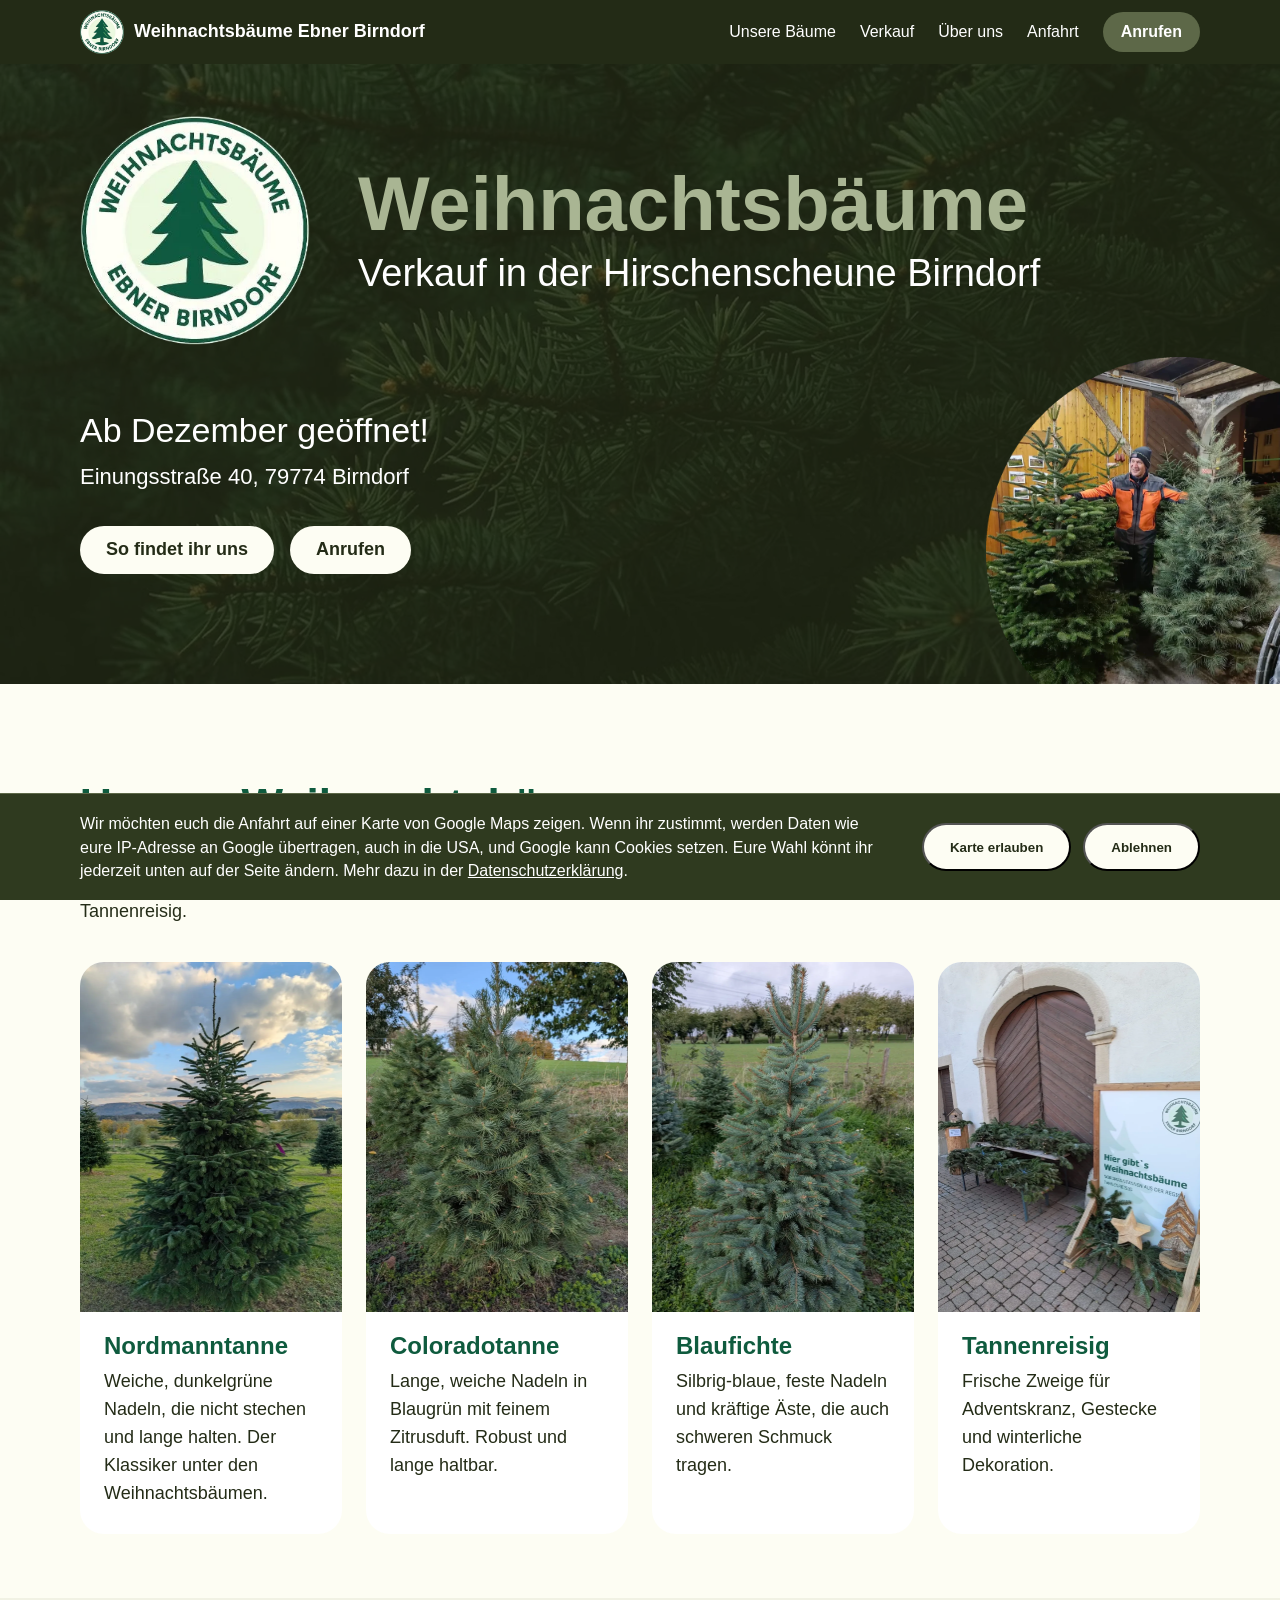
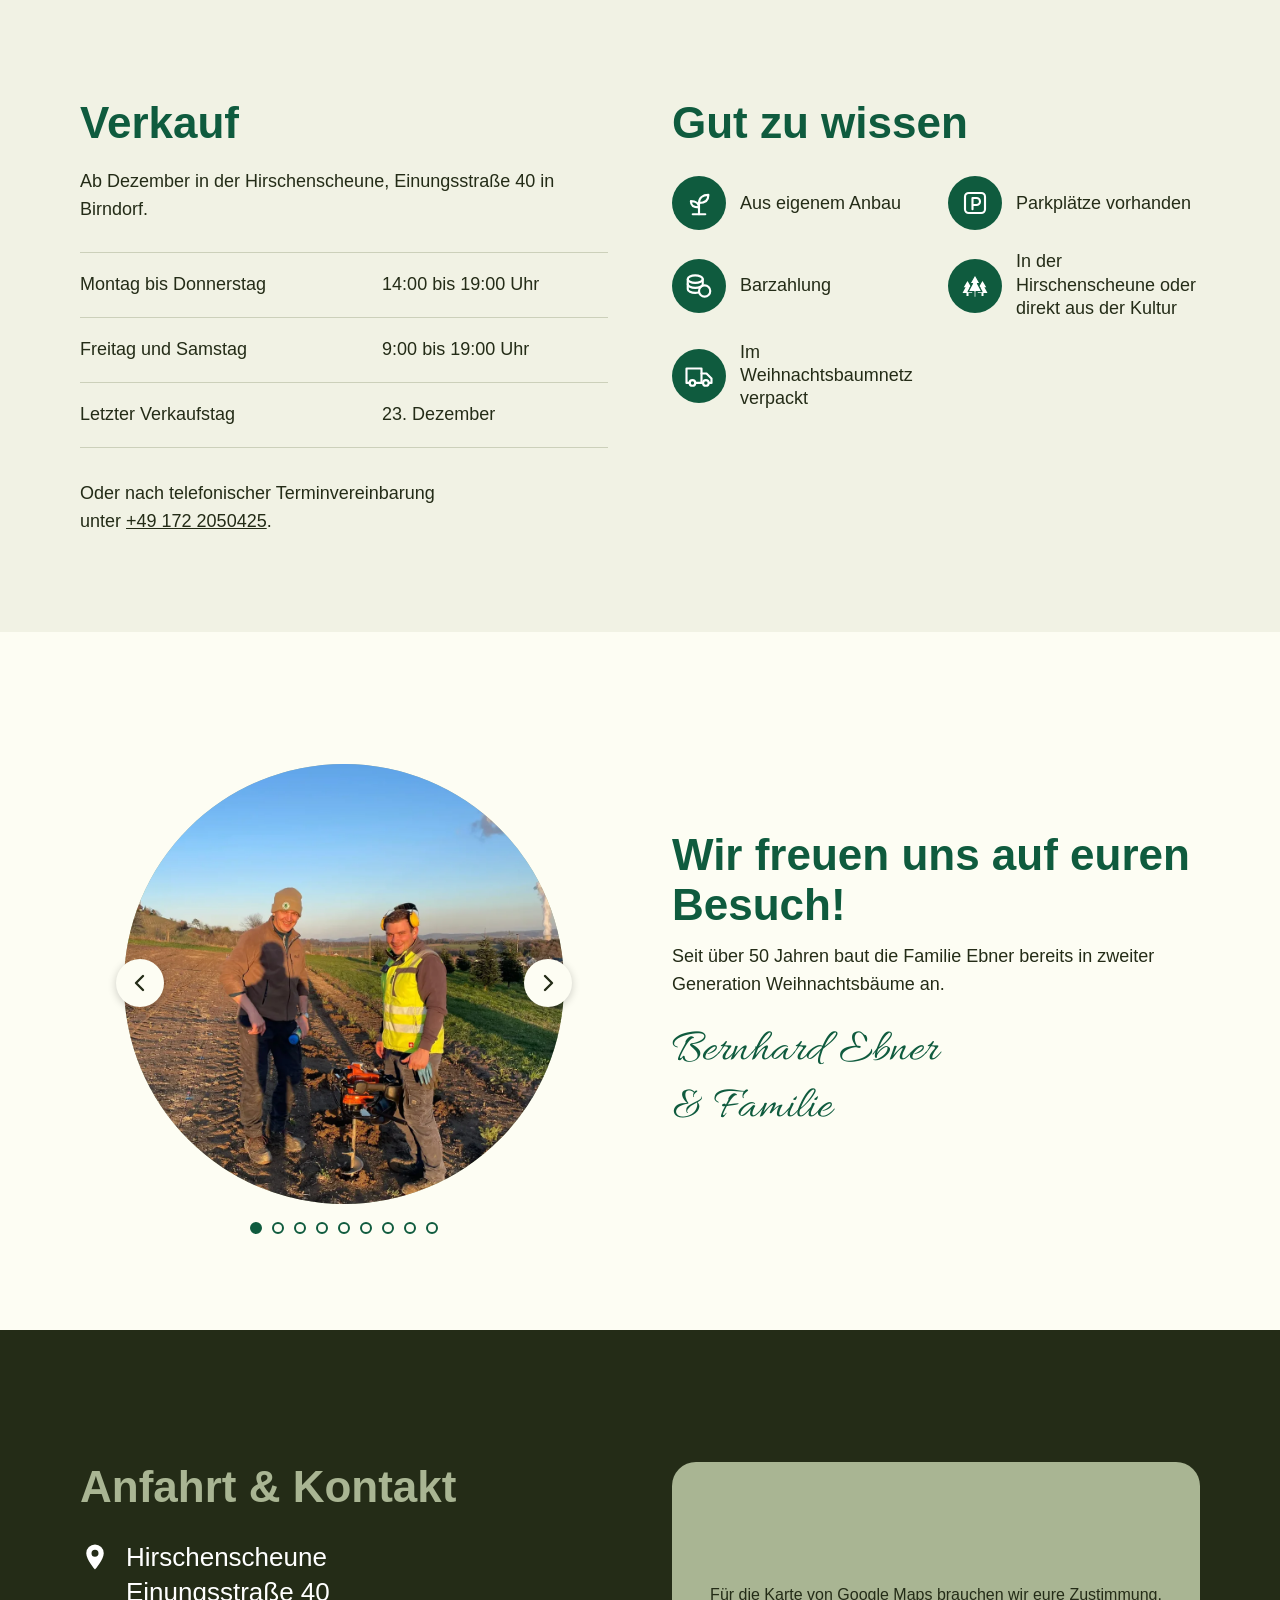
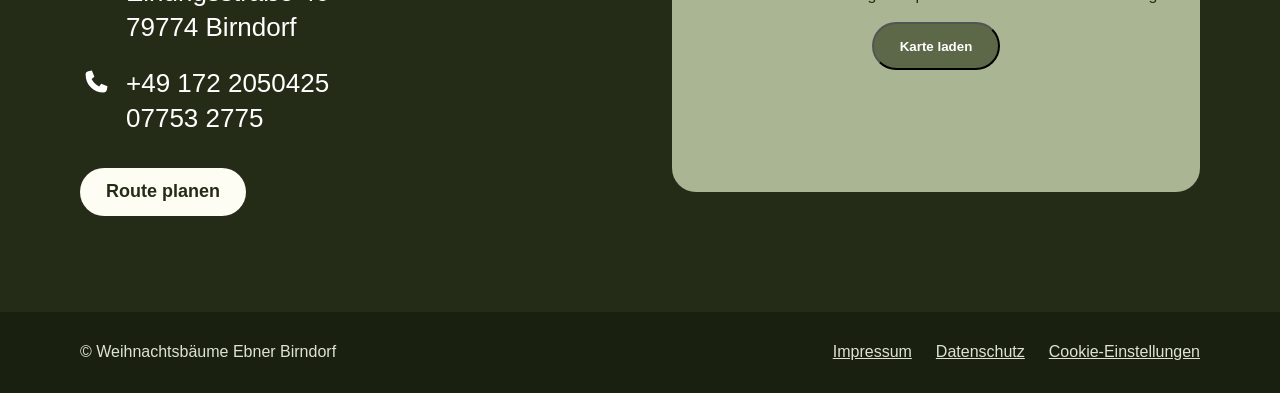
<file: index.html>
<!doctype html>
<html lang="de">
<head>
  <meta charset="utf-8">
  <meta name="viewport" content="width=device-width, initial-scale=1">
  <title>Christbäume &amp; Weihnachtsbäume in Birndorf | Ebner</title>
  <meta name="description" content="Weihnachtsbäume aus eigenem Anbau: Nordmanntannen, Coloradotannen, Blaufichten und Tannenreisig. Verkauf ab Dezember in der Hirschenscheune Birndorf.">
  <link rel="canonical" href="https://ebner-birndorf.de/">
  <meta property="og:type" content="website">
  <meta property="og:locale" content="de_DE">
  <meta property="og:site_name" content="Weihnachtsbäume Ebner Birndorf">
  <meta property="og:title" content="Christbäume &amp; Weihnachtsbäume in Birndorf | Ebner">
  <meta property="og:description" content="Weihnachtsbäume aus eigenem Anbau, Verkauf in der Hirschenscheune Birndorf.">
  <meta property="og:url" content="https://ebner-birndorf.de/">
  <meta property="og:image" content="https://ebner-birndorf.de/assets/logo-aus-flyer.png">
  <meta name="theme-color" content="#242c17">
  <link rel="icon" href="assets/logo-aus-flyer.png">
  <link rel="stylesheet" href="style.css">
  <script type="application/ld+json">
  {
    "@context": "https://schema.org",
    "@type": "Store",
    "name": "Weihnachtsbäume Ebner Birndorf",
    "alternateName": "Christbäume Ebner Birndorf",
    "description": "Verkauf von Weihnachtsbäumen aus eigenem Anbau in der Hirschenscheune Birndorf: Nordmanntannen, Coloradotannen, Blaufichten und Tannenreisig.",
    "url": "https://ebner-birndorf.de/",
    "logo": "https://ebner-birndorf.de/assets/logo-aus-flyer.png",
    "image": "https://ebner-birndorf.de/assets/baum-nordmanntanne.webp",
    "telephone": "+491722050425",
    "paymentAccepted": "Cash",
    "address": {
      "@type": "PostalAddress",
      "streetAddress": "Einungsstraße 40",
      "postalCode": "79774",
      "addressLocality": "Albbruck-Birndorf",
      "addressRegion": "Baden-Württemberg",
      "addressCountry": "DE"
    },
    "areaServed": ["Birndorf", "Albbruck", "Landkreis Waldshut"],
    "openingHoursSpecification": [
      {
        "@type": "OpeningHoursSpecification",
        "dayOfWeek": ["Monday", "Tuesday", "Wednesday", "Thursday"],
        "opens": "14:00",
        "closes": "19:00",
        "validFrom": "2026-12-01",
        "validThrough": "2026-12-23"
      },
      {
        "@type": "OpeningHoursSpecification",
        "dayOfWeek": ["Friday", "Saturday"],
        "opens": "09:00",
        "closes": "19:00",
        "validFrom": "2026-12-01",
        "validThrough": "2026-12-23"
      }
    ]
  }
  </script>
</head>
<body>

<header class="kopf">
  <div class="inhalt">
    <a class="marke" href="#start">
      <img src="assets/logo-aus-flyer.png" alt="" width="44" height="44">
      <span>Weihnachtsbäume Ebner Birndorf</span>
    </a>
    <nav class="nav" aria-label="Hauptnavigation">
      <a href="#baeume">Unsere Bäume</a>
      <a href="#verkauf">Verkauf</a>
      <a href="#familie">Über uns</a>
      <a href="#anfahrt">Anfahrt</a>
    </nav>
    <a class="knopf klein" href="tel:+491722050425">Anrufen</a>
  </div>
</header>

<main>
  <section class="hero" id="start">
    <div class="inhalt">
      <div class="hero-kopf">
        <img class="hero-logo" src="assets/logo-aus-flyer.png" alt="Logo Weihnachtsbäume Ebner Birndorf" width="311" height="311">
        <div>
          <h1>Weihnachtsbäume <span class="hero-unterzeile">Verkauf in der Hirschenscheune Birndorf</span></h1>
        </div>
      </div>
      <div class="hero-text">
        <p class="hero-zeiten" id="hero-zeiten">Ab Dezember geöffnet!</p>
        <p class="hero-ort">Einungsstraße 40, 79774 Birndorf</p>
        <div class="hero-aktionen">
          <a class="knopf hell symbol-knopf" href="#anfahrt" aria-label="So findet ihr uns">
            <svg viewBox="0 0 24 24" aria-hidden="true"><path d="M12 2a7 7 0 0 0-7 7c0 5.2 7 13 7 13s7-7.800 7-13a7 7 0 0 0-7-7Zm0 9.800A2.800 2.800 0 1 1 12 6.200a2.800 2.800 0 0 1 0 5.600Z"/></svg>
            <span>So findet ihr uns</span>
          </a>
          <a class="knopf hell symbol-knopf" href="tel:+491722050425" aria-label="Anrufen">
            <svg viewBox="0 0 24 24" aria-hidden="true"><path d="M6.600 2.500 9.500 2l2 5-2.200 1.700a13 13 0 0 0 6 6L17 12.500l5 2-.5 2.900c-.2 1.300-1.300 2.100-2.600 2.100C10.700 19.500 4.500 13.300 4.500 5.100c0-1.300.8-2.400 2.100-2.600Z"/></svg>
            <span>Anrufen</span>
          </a>
        </div>
      </div>
    </div>
    <img class="hero-foto" src="assets/foto-kreis-familie.webp" alt="Bernhard Ebner zwischen einer Nordmanntanne und einer Coloradotanne in der Hirschenscheune Birndorf" width="735" height="816">
  </section>

  <section class="abschnitt" id="baeume">
    <div class="inhalt">
      <h2>Unsere Weihnachtsbäume</h2>
      <p class="einleitung">Unsere Weihnachtsbäume stammen aus nachhaltigem und heimischem Anbau. Bei uns findet ihr Nordmanntannen, Coloradotannen, Blaufichten, Korktannen sowie Tannenreisig.</p>
      <div class="raster vier">
        <article class="karte">
          <img class="bild" src="assets/baum-nordmanntanne.webp" alt="Nordmanntanne auf dem Feld in Birndorf" width="1053" height="1400" loading="lazy">
          <div class="karte-text">
            <h3>Nordmanntanne</h3>
            <p>Weiche, dunkelgrüne Nadeln, die nicht stechen und lange halten. Der Klassiker unter den Weihnachtsbäumen.</p>
          </div>
        </article>
        <article class="karte">
          <img class="bild" src="assets/baum-coloradotanne.webp" alt="Coloradotanne auf dem Feld in Birndorf" width="1053" height="1400" loading="lazy">
          <div class="karte-text">
            <h3>Coloradotanne</h3>
            <p>Lange, weiche Nadeln in Blaugrün mit feinem Zitrusduft. Robust und lange haltbar.</p>
          </div>
        </article>
        <article class="karte">
          <img class="bild" src="assets/baum-blautanne.webp" alt="Blaufichte auf dem Feld in Birndorf" width="1053" height="1400" loading="lazy">
          <div class="karte-text">
            <h3>Blaufichte</h3>
            <p>Silbrig-blaue, feste Nadeln und kräftige Äste, die auch schweren Schmuck tragen.</p>
          </div>
        </article>
        <article class="karte">
          <img class="bild" src="assets/baum-tannenreisig-scheune.webp" alt="Gebündeltes Tannenreisig auf Bierbänken vor dem Scheunentor der Hirschenscheune Birndorf" width="1050" height="1400" loading="lazy">
          <div class="karte-text">
            <h3>Tannenreisig</h3>
            <p>Frische Zweige für Adventskranz, Gestecke und winterliche Dekoration.</p>
          </div>
        </article>
      </div>
    </div>
  </section>

  <section class="abschnitt alt" id="verkauf">
    <div class="inhalt raster zwei">
      <div>
        <h2>Verkauf</h2>
        <p class="einleitung" id="verkauf-hinweis">Ab Dezember in der Hirschenscheune, Einungsstraße 40 in Birndorf.</p>
        <table class="zeiten">
          <caption hidden>Öffnungszeiten</caption>
          <tr><th scope="row">Montag bis Donnerstag</th><td>14:00 bis 19:00 Uhr</td></tr>
          <tr><th scope="row">Freitag und Samstag</th><td>9:00 bis 19:00 Uhr</td></tr>
          <tr><th scope="row">Letzter Verkaufstag</th><td>23. Dezember</td></tr>
        </table>
        <p class="hinweis">Oder nach telefonischer Terminvereinbarung<br class="nur-desktop"> unter <a class="nummer" href="tel:+491722050425">+49 172 2050425</a>.</p>
      </div>
      <div>
        <h2>Gut zu wissen</h2>
        <ul class="fakten">
          <li>
            <span class="pikto"><svg viewBox="0 0 24 24" aria-hidden="true"><path d="M12 21v-9"/><path d="M12 12c0-4 3-6.500 7.500-6.500 0 4.500-3 6.500-7.500 6.500Z"/><path d="M12 15.500c0-3-2.500-5-6.500-5 0 3.500 2.500 5 6.500 5Z"/><path d="M7 21h10"/></svg></span>
            Aus eigenem Anbau
          </li>
          <li>
            <span class="pikto"><svg viewBox="0 0 24 24" aria-hidden="true"><rect x="4" y="4" width="16" height="16" rx="3"/><path d="M10 17V8h3.200a2.800 2.800 0 0 1 0 5.600H10"/></svg></span>
            Parkplätze vorhanden
          </li>
          <li>
            <span class="pikto"><svg viewBox="0 0 24 24" aria-hidden="true"><ellipse cx="9" cy="6.500" rx="6" ry="3"/><path d="M3 6.500v4c0 1.660 2.690 3 6 3s6-1.340 6-3v-4"/><path d="M3 10.500v4c0 1.660 2.690 3 6 3 .9 0 1.760-.1 2.530-.28"/><circle cx="16.500" cy="16" r="4.500"/></svg></span>
            Barzahlung
          </li>
          <li>
            <span class="pikto"><svg class="gefuellt" viewBox="0 0 24 24" aria-hidden="true"><path d="M6 8 3 13h1.500L2 17.500h3.200V20h1.600v-2.500H10L7.500 13H9L6 8Z"/><path d="M18 8l-3 5h1.500L14 17.500h3.200V20h1.600v-2.500H22L19.500 13H21l-3-5Z"/><path class="vorn" d="M12 3 8 10h2l-3.500 6.500h4.700V21h1.600v-4.500h4.700L14 10h2L12 3Z"/></svg></span>
            In der Hirschenscheune oder direkt aus der Kultur
          </li>
          <li>
            <span class="pikto"><svg viewBox="0 0 24 24" aria-hidden="true"><path d="M4.500 17.500H2V6h12v11.500H9"/><path d="M14 10h4l4 4v3.500h-2"/><path d="M15 17.500h-1"/><circle cx="6.750" cy="17.500" r="2.250"/><circle cx="17.500" cy="17.500" r="2.250"/></svg></span>
            Im Weihnachtsbaumnetz verpackt
          </li>
        </ul>
      </div>
    </div>
  </section>

  <section class="abschnitt" id="familie">
    <div class="inhalt raster zwei">
      <div class="galerie" id="galerie" aria-roledescription="Bildergalerie" aria-label="Fotos aus Birndorf">
        <div class="galerie-fenster">
          <img class="aktiv" src="assets/galerie-0-pflanzung.webp" alt="Pflanzung junger Weihnachtsbäume auf dem Feld in Birndorf" width="1050" height="1400">
          <img src="assets/galerie-1-sonnenuntergang.webp" alt="Weihnachtsbaumkultur in Birndorf bei Sonnenuntergang" width="1400" height="1054" loading="lazy">
          <img src="assets/galerie-5-hof.webp" alt="Verschneite Weihnachtsbäume vor der Hirschenscheune in Birndorf" width="1400" height="1051" loading="lazy">
          <img src="assets/galerie-6-raureif.webp" alt="Weihnachtsbäume mit Raureif in der Kultur" width="1053" height="1400" loading="lazy">
          <img src="assets/galerie-7-nebel.webp" alt="Zwei Männer mit einer frisch geschlagenen Tanne vor einem Traktor im Nebel" width="1050" height="1400" loading="lazy">
          <img src="assets/galerie-8-schnee.webp" alt="Traktor mit Anhänger voller Weihnachtsbäume im Schnee" width="1400" height="1050" loading="lazy">
          <img src="assets/galerie-9-scheunentor.webp" alt="Zwei Männer mit einer Nordmanntanne im Scheunentor" width="1051" height="1400" loading="lazy">
          <img src="assets/galerie-10-sommer.webp" alt="Nordmanntannen im Sommer zwischen gelben Blumen in der Kultur" width="1050" height="1400" loading="lazy">
          <img src="assets/galerie-11-kugeln.webp" alt="Verschneite Tanne mit roten Weihnachtskugeln in der Kultur" width="1050" height="1400" loading="lazy">
        </div>
        <button class="galerie-pfeil zurueck" type="button" aria-label="Vorheriges Foto"><svg viewBox="0 0 24 24" aria-hidden="true"><path d="M15 5 8 12l7 7"/></svg></button>
        <button class="galerie-pfeil weiter" type="button" aria-label="Nächstes Foto"><svg viewBox="0 0 24 24" aria-hidden="true"><path d="m9 5 7 7-7 7"/></svg></button>
        <div class="galerie-punkte" role="group" aria-label="Foto auswählen"></div>
      </div>
      <div>
        <h2>Wir freuen uns auf euren Besuch!</h2>
        <p class="einleitung">Seit über 50 Jahren baut die Familie Ebner bereits in zweiter Generation Weihnachtsbäume an.</p>
        <p class="gruss">Bernhard Ebner<br>&amp; Familie</p>
      </div>
    </div>
  </section>

  <section class="abschnitt dunkel" id="anfahrt">
    <div class="inhalt raster zwei">
      <div>
        <h2>Anfahrt &amp; Kontakt</h2>
        <ul class="kontakt-liste">
          <li>
            <svg viewBox="0 0 24 24" aria-hidden="true"><path d="M12 2a7 7 0 0 0-7 7c0 5.2 7 13 7 13s7-7.800 7-13a7 7 0 0 0-7-7Zm0 9.800A2.800 2.800 0 1 1 12 6.200a2.800 2.800 0 0 1 0 5.600Z"/></svg>
            <span>Hirschenscheune<br>Einungsstraße 40<br>79774 Birndorf</span>
          </li>
          <li>
            <svg viewBox="0 0 24 24" aria-hidden="true"><path d="M6.600 2.500 9.500 2l2 5-2.200 1.700a13 13 0 0 0 6 6L17 12.500l5 2-.5 2.900c-.2 1.300-1.300 2.100-2.600 2.100C10.700 19.500 4.500 13.300 4.500 5.100c0-1.300.8-2.400 2.100-2.600Z"/></svg>
            <span><a href="tel:+491722050425">+49 172 2050425</a><br><a href="tel:+4977532775">07753 2775</a></span>
          </li>
        </ul>
        <div class="hero-aktionen">
          <a class="knopf hell" href="https://www.google.com/maps/search/?api=1&amp;query=Einungsstra%C3%9Fe+40,+79774+Albbruck-Birndorf" rel="noopener">Route planen</a>
        </div>
      </div>
      <div class="platzhalter karte-karte" id="karte">
        <div>
          <p>Für die Karte von Google Maps brauchen wir eure Zustimmung.</p>
          <button class="knopf" id="karte-laden" type="button">Karte laden</button>
        </div>
      </div>
    </div>
  </section>
</main>

<footer class="fuss">
  <div class="inhalt">
    <span>© Weihnachtsbäume Ebner Birndorf</span>
    <nav aria-label="Rechtliches">
      <a href="impressum.html">Impressum</a>
      <a href="datenschutz.html">Datenschutz</a>
      <button class="link-knopf" id="cookie-einstellungen" type="button">Cookie-Einstellungen</button>
    </nav>
  </div>
</footer>

<aside class="cookie-banner" id="cookie-banner" aria-label="Cookie-Einstellungen" hidden>
  <div class="inhalt">
    <p>Wir möchten euch die Anfahrt auf einer Karte von Google Maps zeigen. Wenn ihr zustimmt, werden Daten wie eure IP-Adresse an Google übertragen, auch in die USA, und Google kann Cookies setzen. Eure Wahl könnt ihr jederzeit unten auf der Seite ändern. Mehr dazu in der <a href="datenschutz.html">Datenschutzerklärung</a>.</p>
    <div class="cookie-aktionen">
      <button class="knopf hell" id="cookie-ja" type="button">Karte erlauben</button>
      <button class="knopf hell" id="cookie-nein" type="button">Ablehnen</button>
    </div>
  </div>
</aside>

<script src="saison.js" defer></script>
<script src="galerie.js" defer></script>
<script src="consent.js" defer></script>

</body>
</html>
</file>
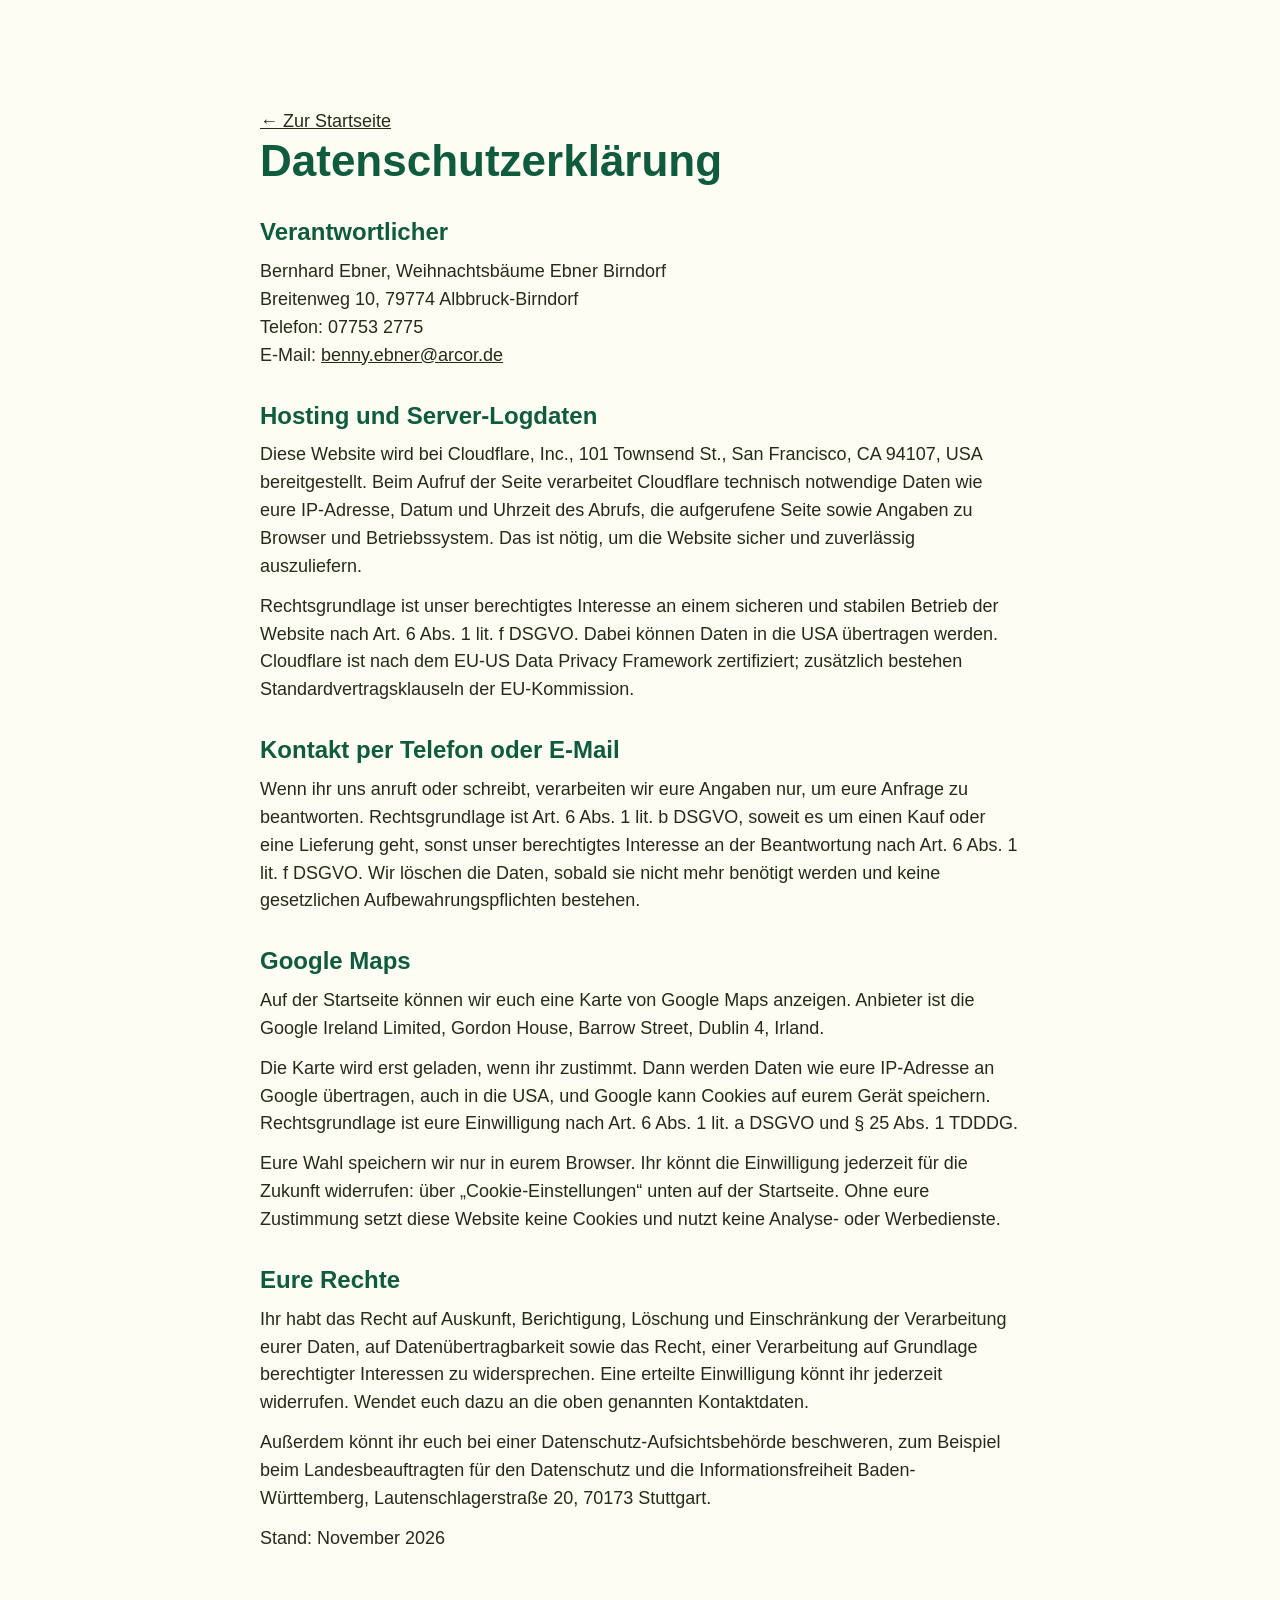
<file: datenschutz.html>
<!doctype html>
<html lang="de">
<head>
  <meta charset="utf-8">
  <meta name="viewport" content="width=device-width, initial-scale=1">
  <title>Datenschutz – Weihnachtsbäume Ebner</title>
  <meta name="robots" content="noindex">
  <link rel="icon" href="assets/logo-aus-flyer.png">
  <link rel="stylesheet" href="style.css">
</head>
<body>
<main class="abschnitt">
  <div class="inhalt rechtstext">
    <p><a href="index.html">← Zur Startseite</a></p>
    <h1>Datenschutzerklärung</h1>

    <h2>Verantwortlicher</h2>
    <p>Bernhard Ebner, Weihnachtsbäume Ebner Birndorf<br>
    Breitenweg 10, 79774 Albbruck-Birndorf<br>
    Telefon: 07753 2775<br>
    E-Mail: <a href="mailto:benny.ebner@arcor.de">benny.ebner@arcor.de</a></p>

    <h2>Hosting und Server-Logdaten</h2>
    <p>Diese Website wird bei Cloudflare, Inc., 101 Townsend St., San Francisco, CA 94107, USA bereitgestellt. Beim Aufruf der Seite verarbeitet Cloudflare technisch notwendige Daten wie eure IP-Adresse, Datum und Uhrzeit des Abrufs, die aufgerufene Seite sowie Angaben zu Browser und Betriebssystem. Das ist nötig, um die Website sicher und zuverlässig auszuliefern.</p>
    <p>Rechtsgrundlage ist unser berechtigtes Interesse an einem sicheren und stabilen Betrieb der Website nach Art. 6 Abs. 1 lit. f DSGVO. Dabei können Daten in die USA übertragen werden. Cloudflare ist nach dem EU-US Data Privacy Framework zertifiziert; zusätzlich bestehen Standardvertragsklauseln der EU-Kommission.</p>

    <h2>Kontakt per Telefon oder E-Mail</h2>
    <p>Wenn ihr uns anruft oder schreibt, verarbeiten wir eure Angaben nur, um eure Anfrage zu beantworten. Rechtsgrundlage ist Art. 6 Abs. 1 lit. b DSGVO, soweit es um einen Kauf oder eine Lieferung geht, sonst unser berechtigtes Interesse an der Beantwortung nach Art. 6 Abs. 1 lit. f DSGVO. Wir löschen die Daten, sobald sie nicht mehr benötigt werden und keine gesetzlichen Aufbewahrungspflichten bestehen.</p>

    <h2>Google Maps</h2>
    <p>Auf der Startseite können wir euch eine Karte von Google Maps anzeigen. Anbieter ist die Google Ireland Limited, Gordon House, Barrow Street, Dublin 4, Irland.</p>
    <p>Die Karte wird erst geladen, wenn ihr zustimmt. Dann werden Daten wie eure IP-Adresse an Google übertragen, auch in die USA, und Google kann Cookies auf eurem Gerät speichern. Rechtsgrundlage ist eure Einwilligung nach Art. 6 Abs. 1 lit. a DSGVO und § 25 Abs. 1 TDDDG.</p>
    <p>Eure Wahl speichern wir nur in eurem Browser. Ihr könnt die Einwilligung jederzeit für die Zukunft widerrufen: über „Cookie-Einstellungen“ unten auf der Startseite. Ohne eure Zustimmung setzt diese Website keine Cookies und nutzt keine Analyse- oder Werbedienste.</p>

    <h2>Eure Rechte</h2>
    <p>Ihr habt das Recht auf Auskunft, Berichtigung, Löschung und Einschränkung der Verarbeitung eurer Daten, auf Datenübertragbarkeit sowie das Recht, einer Verarbeitung auf Grundlage berechtigter Interessen zu widersprechen. Eine erteilte Einwilligung könnt ihr jederzeit widerrufen. Wendet euch dazu an die oben genannten Kontaktdaten.</p>
    <p>Außerdem könnt ihr euch bei einer Datenschutz-Aufsichtsbehörde beschweren, zum Beispiel beim Landesbeauftragten für den Datenschutz und die Informationsfreiheit Baden-Württemberg, Lautenschlagerstraße 20, 70173 Stuttgart.</p>

    <p>Stand: November 2026</p>
  </div>
</main>
</body>
</html>
</file>
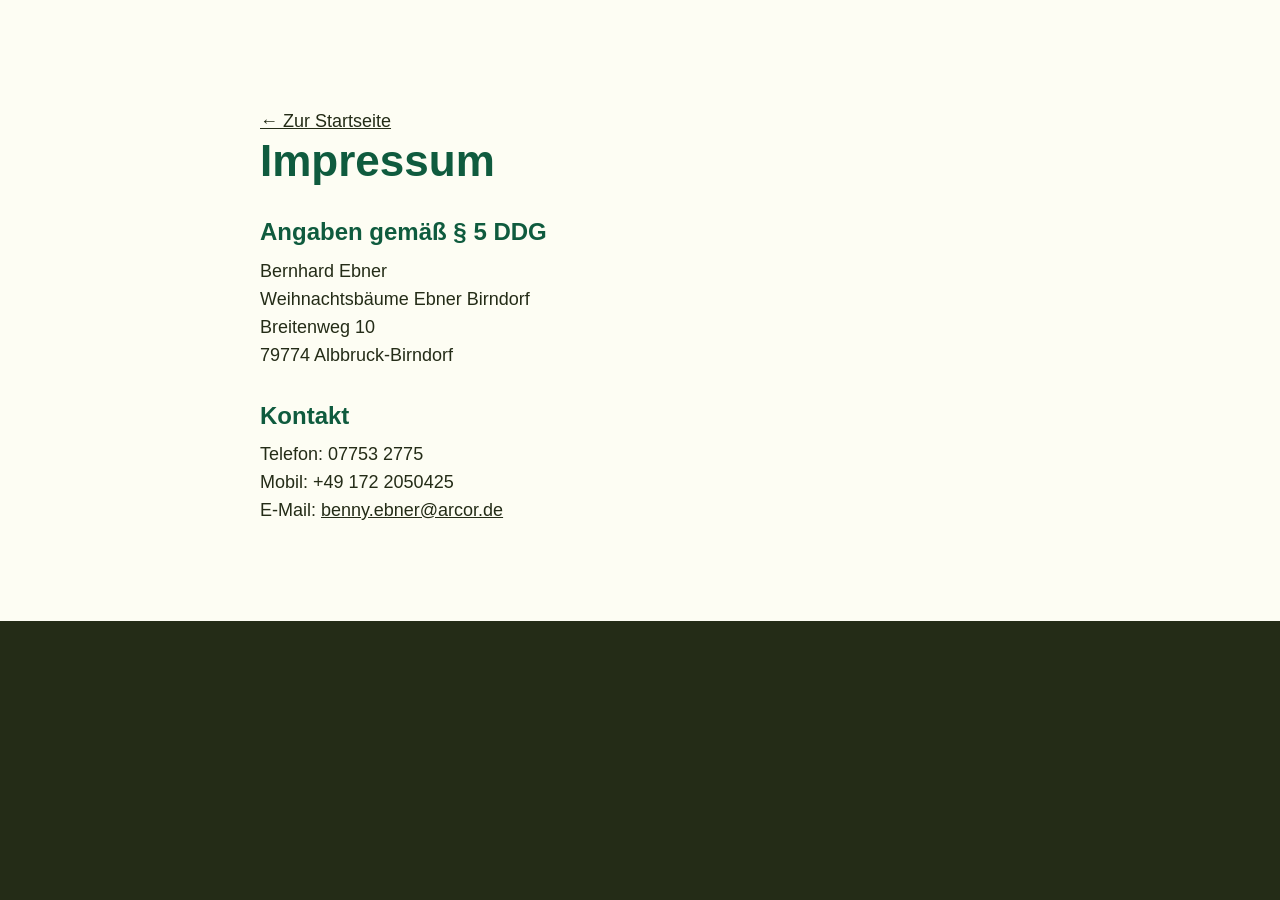
<file: impressum.html>
<!doctype html>
<html lang="de">
<head>
  <meta charset="utf-8">
  <meta name="viewport" content="width=device-width, initial-scale=1">
  <title>Impressum – Weihnachtsbäume Ebner</title>
  <meta name="robots" content="noindex">
  <link rel="icon" href="assets/logo-aus-flyer.png">
  <link rel="stylesheet" href="style.css">
</head>
<body>
<main class="abschnitt">
  <div class="inhalt rechtstext">
    <p><a href="index.html">← Zur Startseite</a></p>
    <h1>Impressum</h1>
    <h2>Angaben gemäß § 5 DDG</h2>
    <p>Bernhard Ebner<br>
    Weihnachtsbäume Ebner Birndorf<br>
    Breitenweg 10<br>
    79774 Albbruck-Birndorf</p>
    <h2>Kontakt</h2>
    <p>Telefon: 07753 2775<br>
    Mobil: +49 172 2050425<br>
    E-Mail: <a href="mailto:benny.ebner@arcor.de">benny.ebner@arcor.de</a></p>
  </div>
</main>
</body>
</html>
</file>
<file: style.css>
/* Schreibschrift für den Gruß (Allura, SIL Open Font License, lokal eingebunden). */
@font-face {
  font-family: "Allura";
  src: url("assets/fonts/allura-regular.woff2") format("woff2");
  font-weight: 400;
  font-style: normal;
  font-display: swap;
}

/* Farben und Grundwerte aus dem Flyer */
:root {
  --tanne-dunkel: #242c17;
  --tanne: #2f3a1f;
  --moos: #5d6848;
  --moos-hell: #a9b593;
  --logo-gruen: #0f5b3e;
  --creme: #fdfdf3;
  --creme-dunkel: #f1f2e4;
  --text: #242c17;
  --radius-pill: 999px;
  --breite: 1120px;
  --gutter: clamp(16px, 4vw, 40px);
}

* { box-sizing: border-box; }
html { scroll-behavior: smooth; scroll-padding-top: 76px; }
body {
  margin: 0;
  background: var(--tanne-dunkel);
  color: var(--text);
  font-family: Arial, "Liberation Sans", Helvetica, sans-serif;
  font-size: 18px;
  line-height: 1.55;
}
img { max-width: 100%; height: auto; display: block; }
h1, h2, h3, p { margin: 0; }
a { color: inherit; }
a:focus-visible { outline: 3px solid var(--moos-hell); outline-offset: 3px; }

.inhalt { width: min(100% - 2 * var(--gutter), var(--breite)); margin-inline: auto; }

/* Kopfzeile */
.kopf {
  position: sticky; top: 0; z-index: 10;
  background: rgba(36, 44, 23, .96);
  color: #fff;
}
.kopf .inhalt { display: flex; align-items: center; gap: 24px; min-height: 64px; }
.marke { display: flex; align-items: center; gap: 10px; font-weight: 700; text-decoration: none; }
.marke img { width: 44px; height: 44px; }
.nav { display: flex; gap: 24px; margin-left: auto; }
.nav a { text-decoration: none; font-size: 16px; }
.nav a:hover { text-decoration: underline; text-underline-offset: 4px; }

/* Knöpfe wie auf dem Flyer */
.knopf {
  display: inline-flex; align-items: center; justify-content: center;
  min-height: 48px; padding: 8px 26px;
  border-radius: var(--radius-pill);
  background: var(--moos); color: #fff;
  text-decoration: none; text-align: center;
}
.knopf { font-weight: 700; cursor: pointer; }
.knopf:hover { background: var(--logo-gruen); }
.knopf.hell { background: var(--creme); color: var(--tanne-dunkel); }
.knopf.hell:hover { background: var(--creme-dunkel); }
.knopf.klein { min-height: 40px; padding: 6px 18px; font-size: 16px; white-space: nowrap; }

/* Hero: dunkles Feld links, Nadeln rechts, Fotokreis unten rechts */
.hero {
  position: relative; z-index: 2;
  min-height: 620px;
  color: #fff;
  background: var(--tanne-dunkel) url("assets/nadeln-hintergrund.webp") center / cover no-repeat;
}
.hero::before {
  content: ""; position: absolute; inset: 0;
  background: rgba(36, 44, 23, .76);
}
.hero .inhalt { position: relative; padding-block: clamp(32px, 4vw, 56px) clamp(40px, 4.5vw, 64px); }
.hero-kopf { display: flex; align-items: center; gap: clamp(20px, 4vw, 48px); }
.hero-logo { width: clamp(120px, 20vw, 230px); flex: none; }
.hero h1 {
  font-size: clamp(36px, 6.4vw, 76px);
  line-height: 1.08;
  color: var(--moos-hell);
  overflow-wrap: anywhere;
}
.hero-unterzeile { display: block; color: #fff; font-weight: 400; font-size: clamp(24px, 3.2vw, 38px); line-height: 1.2; margin-top: 6px; }
.hero-text { position: relative; z-index: 1; max-width: 640px; }
.hero-zeiten { font-size: clamp(22px, 2.9vw, 34px); line-height: 1.25; margin-top: clamp(32px, 5vw, 64px); }
.hero-ort { font-size: clamp(18px, 2vw, 22px); margin-top: 8px; }
.hinweis { margin-top: 20px; }
.fakten {
  display: grid; grid-template-columns: repeat(2, 1fr); gap: 20px 24px;
  list-style: none; margin: 28px 0 0; padding: 0;
}
.fakten li { display: flex; align-items: center; gap: 14px; line-height: 1.3; }
.pikto {
  flex: none; display: grid; place-items: center;
  width: 54px; height: 54px; border-radius: 50%;
  background: var(--logo-gruen); color: #fff;
}
.pikto svg { width: 30px; height: 30px; fill: none; stroke: currentColor; stroke-width: 1.7; stroke-linecap: round; stroke-linejoin: round; }
.pikto svg.gefuellt { fill: currentColor; stroke: none; }
.pikto svg.gefuellt .vorn { stroke: var(--logo-gruen); stroke-width: 1; }
.hero-aktionen { display: flex; flex-wrap: wrap; gap: 12px 16px; margin-top: 32px; }
.symbol-knopf svg { display: none; width: 26px; height: 26px; fill: currentColor; }
.hero-foto {
  position: absolute; right: 0; bottom: 0;
  width: min(23vw, 420px);
  pointer-events: none;
}

/* Abschnitte */
.abschnitt { padding-block: clamp(56px, 8vw, 96px); background: var(--creme); }
.abschnitt.alt { background: var(--creme-dunkel); }
#baeume { padding-bottom: clamp(40px, 5vw, 64px); }
#verkauf { padding-top: clamp(40px, 5vw, 64px); }
.abschnitt.dunkel { background: var(--tanne-dunkel); color: #fff; }
.abschnitt h2 {
  font-size: clamp(30px, 4.2vw, 44px); line-height: 1.15;
  color: var(--logo-gruen);
}
.abschnitt.dunkel h2 { color: var(--moos-hell); }
.einleitung { max-width: 680px; margin-top: 12px; }

.raster { display: grid; gap: 24px; margin-top: 36px; }
.raster.drei { grid-template-columns: repeat(3, 1fr); }
.raster.vier { grid-template-columns: repeat(4, 1fr); }
.raster.vier .bild { aspect-ratio: 3 / 4; width: 100%; object-fit: cover; }
.raster.zwei { grid-template-columns: repeat(2, 1fr); align-items: start; gap: clamp(24px, 5vw, 64px); }

.karte { background: #fff; border-radius: 24px; overflow: hidden; display: flex; flex-direction: column; }
.karte-text { padding: 20px 24px 26px; }
.karte h3 { font-size: 24px; line-height: 1.2; color: var(--logo-gruen); margin-bottom: 8px; }

/* Platzhalter: sichtbar markiert, damit nichts versehentlich online geht */
.platzhalter {
  display: grid; place-items: center;
  background: var(--moos-hell); color: var(--tanne-dunkel);
  font-size: 15px; text-align: center; padding: 16px;
}
.bild { aspect-ratio: 4 / 3; }
.bild.rund { aspect-ratio: 1; border-radius: 50%; max-width: 420px; width: 100%; margin-inline: auto; }
.karte-karte { aspect-ratio: 16 / 10; border-radius: 24px; }
mark {
  background: #fff0b3; color: var(--tanne-dunkel);
  padding: 1px 6px; border-radius: 4px;
}

#verkauf .einleitung { margin-top: 20px; }
.zeiten { width: 100%; border-collapse: collapse; margin-top: 28px; border-top: 1px solid #ccd0ba; }
#verkauf .hinweis { margin-top: 32px; }
.nummer { white-space: nowrap; }
#familie .raster.zwei { align-items: center; }
/* Ausgleich für die Punkte unter dem Kreis, damit der Text mittig zum Kreis steht */
@media (min-width: 901px) { #familie .raster.zwei > div:last-child { margin-bottom: 30px; } }
.zeiten th, .zeiten td { padding: 18px 0; text-align: left; border-bottom: 1px solid #ccd0ba; font-weight: 400; vertical-align: top; }
.zeiten th { padding-right: 24px; white-space: nowrap; }

/* Runde Fotogalerie */
.galerie { position: relative; width: 100%; max-width: 440px; margin-inline: auto; outline-offset: 6px; }
.galerie:focus-visible { outline: 3px solid var(--moos); }
.galerie-fenster {
  position: relative; aspect-ratio: 1;
  border-radius: 50%; overflow: hidden;
  background: var(--moos-hell);
  touch-action: pan-y;
}
.galerie-fenster img {
  position: absolute; inset: 0; width: 100%; height: 100%;
  object-fit: cover; opacity: 0; transition: opacity .5s ease;
}
.galerie-fenster img.aktiv { opacity: 1; }
.galerie-pfeil {
  position: absolute; top: calc(50% - 40px);
  width: 48px; height: 48px; border-radius: 50%; border: 0;
  display: grid; place-items: center; cursor: pointer;
  background: var(--creme); color: var(--tanne-dunkel);
  box-shadow: 0 2px 8px rgba(0, 0, 0, .2);
}
.galerie-pfeil:hover { background: #fff; }
.galerie-pfeil:focus-visible, .galerie-punkte button:focus-visible { outline: 3px solid var(--moos); outline-offset: 2px; }
.galerie-pfeil svg { width: 24px; height: 24px; fill: none; stroke: currentColor; stroke-width: 2.4; stroke-linecap: round; stroke-linejoin: round; }
.galerie-pfeil.zurueck { left: -8px; }
.galerie-pfeil.weiter { right: -8px; }
.galerie-punkte { display: flex; justify-content: center; gap: 10px; margin-top: 18px; }
.galerie-punkte button {
  width: 12px; height: 12px; padding: 0; border-radius: 50%; cursor: pointer;
  border: 2px solid var(--logo-gruen); background: transparent;
}
.galerie-punkte button[aria-current="true"] { background: var(--logo-gruen); }
@media (prefers-reduced-motion: reduce) { .galerie-fenster img { transition: none; } }

.gruss { font-family: "Allura", "Brush Script MT", cursive; font-weight: 400; font-size: clamp(34px, 4.2vw, 46px); line-height: 1.25; margin-top: 24px; color: var(--logo-gruen); }

.kontakt-liste { list-style: none; margin: 28px 0 0; padding: 0; display: grid; gap: 20px; font-size: clamp(20px, 2.4vw, 26px); line-height: 1.35; }
.kontakt-liste li { display: flex; gap: 16px; align-items: flex-start; }
.kontakt-liste svg { flex: none; width: 30px; height: 30px; fill: currentColor; margin-top: 2px; }
.kontakt-liste a { text-decoration: none; }
.kontakt-liste a:hover { text-decoration: underline; text-underline-offset: 4px; }

/* Fußzeile */
.fuss { background: #1a2010; color: #dfe3d2; font-size: 16px; padding-block: 28px; }
.fuss .inhalt { display: flex; flex-wrap: wrap; gap: 12px 28px; align-items: center; justify-content: space-between; }
.fuss nav { display: flex; gap: 24px; }

.link-knopf {
  background: none; border: 0; padding: 0;
  color: inherit; font: inherit;
  text-decoration: underline; cursor: pointer;
}

/* Karte und Cookie-Banner */
.karte-karte { overflow: hidden; }
.karte-karte p { margin-bottom: 14px; font-size: 16px; }
.karte-karte:has(iframe) { padding: 0; display: block; }
.karte-karte iframe { display: block; width: 100%; height: 100%; border: 0; }

.cookie-banner {
  position: fixed; inset: auto 0 0 0; z-index: 20;
  background: var(--tanne); color: #fff;
  font-size: 16px; line-height: 1.45;
  padding-block: 18px;
  border-top: 1px solid var(--moos);
}
.cookie-banner[hidden] { display: none; }
.cookie-banner .inhalt { display: flex; align-items: center; gap: 16px 32px; }
.cookie-banner p { flex: 1; }
.cookie-aktionen { display: flex; gap: 12px; flex: none; }

/* Rechtsseiten */
.rechtstext { max-width: 760px; }
.rechtstext h1 { font-size: clamp(32px, 5vw, 44px); line-height: 1.15; color: var(--logo-gruen); }
.rechtstext h2 { font-size: 24px; margin-top: 32px; }
.rechtstext p, .rechtstext ul { margin-top: 12px; }

@media (max-width: 1100px) {
  .hero { min-height: 0; }
  .hero .inhalt { padding-bottom: 24px; }
  .hero-foto { position: relative; width: min(92%, 520px); margin-left: auto; }
  .raster.vier { grid-template-columns: repeat(2, 1fr); }
}

@media (max-width: 900px) {
  .hero-logo { display: none; }
  .nav { display: none; }
  .kopf .knopf { margin-left: auto; }
  .raster.drei, .raster.zwei { grid-template-columns: 1fr; }
  #verkauf .raster.zwei { row-gap: 64px; }
  .nur-desktop { display: none; }
  .cookie-banner .inhalt { flex-direction: column; align-items: stretch; }
  .cookie-aktionen .knopf { flex: 1; padding-inline: 12px; }
}

@media (max-width: 520px) {
  .hero-kopf { flex-direction: column; align-items: flex-start; }
  .fakten { grid-template-columns: 1fr; }
  .raster.vier { grid-template-columns: 1fr; }
  .marke span { display: none; }
  .hero-unterzeile { font-size: 21px; }
  .hero-ort { font-size: 16px; }
  /* Runde Symbol-Knöpfe links, Fotokreis rechts daneben */
  /* Knöpfe (2 × 56 px + 14 px Abstand = 126 px) mittig zur Bildhöhe (62vw × 816/735 ≈ 68.8vw) */
  .hero-aktionen { flex-direction: column; gap: 14px; margin-top: calc(34.4vw - 63px + 20px); position: relative; z-index: 1; }
  .symbol-knopf { width: 56px; height: 56px; min-height: 0; padding: 0; border-radius: 50%; }
  .symbol-knopf svg { display: block; }
  .symbol-knopf span { position: absolute; width: 1px; height: 1px; overflow: hidden; clip: rect(0 0 0 0); white-space: nowrap; }
  .hero .inhalt { padding-bottom: 0; }
  .hero-foto { width: 62vw; margin: calc(-34.4vw - 63px) 0 0 auto; }
}

@media (prefers-reduced-motion: reduce) {
  html { scroll-behavior: auto; }
}
</file>
